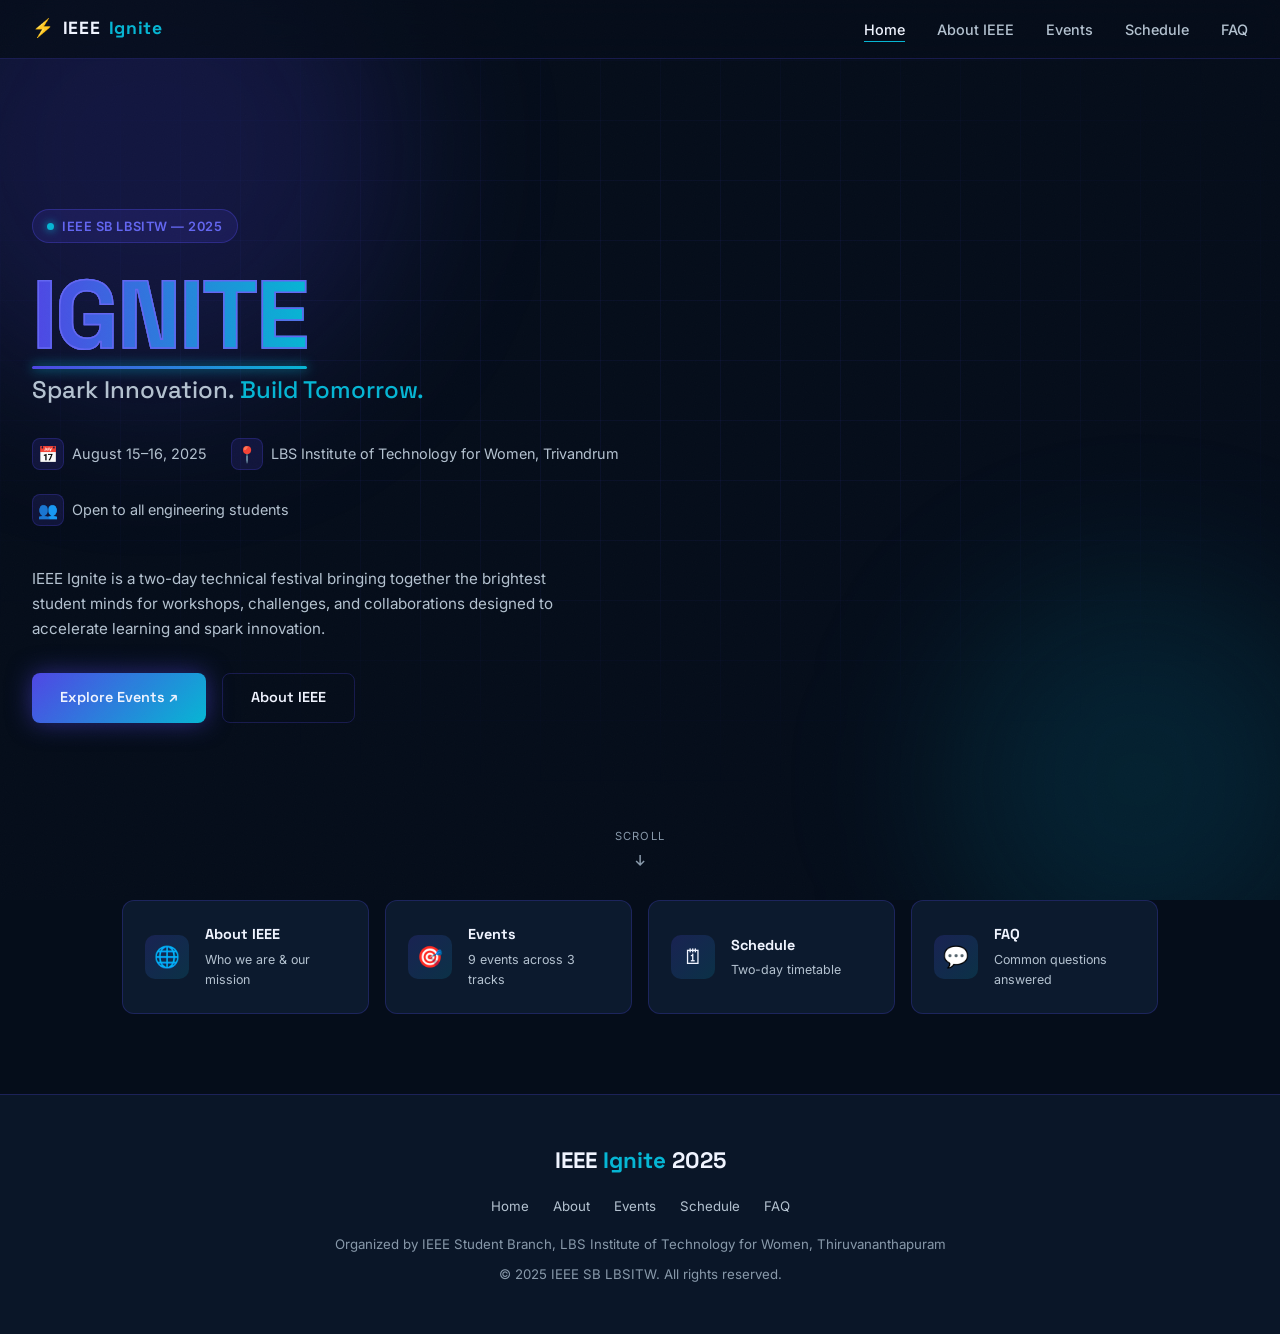
<file: index.html>
<!DOCTYPE html>
<html lang="en">
<head>
  <meta charset="UTF-8" />
  <meta name="viewport" content="width=device-width, initial-scale=1.0" />
  <title>IEEE Ignite 2025 — Spark the Future</title>
  <link rel="preconnect" href="https://fonts.googleapis.com" />
  <link rel="preconnect" href="https://fonts.gstatic.com" crossorigin />
  <link href="https://fonts.googleapis.com/css2?family=Space+Grotesk:wght@400;500;600;700&family=Inter:wght@400;500;600&display=swap" rel="stylesheet" />
  <link rel="stylesheet" href="style.css" />
  <style>
    /* ── HOME-ONLY STYLES ─────────────────────────────────── */
    #home {
      min-height: 100vh;
      display: flex;
      align-items: center;
      position: relative;
      overflow: hidden;
      padding: 7rem 2rem 5rem;
    }
    #home::before {
      content: '';
      position: absolute;
      inset: 0;
      background-image:
        linear-gradient(rgba(79,70,229,.07) 1px, transparent 1px),
        linear-gradient(90deg, rgba(79,70,229,.07) 1px, transparent 1px);
      background-size: 60px 60px;
      mask-image: radial-gradient(ellipse 80% 60% at 50% 40%, black 30%, transparent 80%);
    }
    .hero-orb {
      position: absolute;
      border-radius: 50%;
      filter: blur(80px);
      pointer-events: none;
    }
    .hero-orb-1 { width: 500px; height: 500px; background: rgba(79,70,229,.18); top: -100px; left: -100px; }
    .hero-orb-2 { width: 400px; height: 400px; background: rgba(6,182,212,.12); bottom: -80px; right: -60px; }

    .hero-content { position: relative; z-index: 2; max-width: 780px; }

    .hero-badge {
      display: inline-flex;
      align-items: center;
      gap: .5rem;
      background: rgba(79,70,229,.15);
      border: 1px solid rgba(79,70,229,.35);
      border-radius: 100px;
      padding: .35rem .9rem;
      font-size: .8rem;
      font-weight: 600;
      color: var(--indigo2);
      margin-bottom: 1.5rem;
      letter-spacing: .04em;
    }
    .hero-badge::before {
      content: '';
      width: 7px; height: 7px;
      border-radius: 50%;
      background: var(--cyan);
      box-shadow: 0 0 8px var(--cyan);
      animation: pulse 2s infinite;
    }
    @keyframes pulse {
      0%,100% { opacity: 1; transform: scale(1); }
      50%      { opacity: .6; transform: scale(.85); }
    }

    .hero-title {
      font-family: var(--font-h);
      font-size: clamp(3rem, 8vw, 6rem);
      font-weight: 700;
      line-height: 1.0;
      margin-bottom: .4rem;
      letter-spacing: -.02em;
    }
    .hero-title .ignite-word {
      display: inline-block;
      position: relative;
      color: transparent;
      -webkit-text-stroke: 1.5px var(--indigo2);
    }
    .hero-title .ignite-word::after {
      content: 'IGNITE';
      position: absolute;
      inset: 0;
      background: linear-gradient(90deg, var(--indigo), var(--cyan));
      -webkit-background-clip: text;
      -webkit-text-fill-color: transparent;
      clip-path: inset(0 100% 0 0);
      animation: spark-fill 1.4s .3s cubic-bezier(.77,0,.18,1) forwards;
    }
    @keyframes spark-fill { to { clip-path: inset(0 0% 0 0); } }
    .ignite-word .spark-line {
      position: absolute;
      bottom: -6px; left: 0; right: 0;
      height: 3px;
      background: linear-gradient(90deg, var(--indigo), var(--cyan));
      border-radius: 2px;
      transform: scaleX(0);
      transform-origin: left;
      animation: spark-line 1.4s .9s cubic-bezier(.77,0,.18,1) forwards;
      box-shadow: 0 0 12px var(--cyan);
    }
    @keyframes spark-line { to { transform: scaleX(1); } }

    .hero-tagline {
      font-family: var(--font-h);
      font-size: clamp(1.1rem, 3vw, 1.5rem);
      font-weight: 500;
      color: var(--slate2);
      margin-bottom: 1.8rem;
    }
    .hero-tagline em { color: var(--cyan); font-style: normal; }

    .hero-meta { display: flex; flex-wrap: wrap; gap: 1.5rem; margin-bottom: 2.5rem; }
    .hero-meta-item { display: flex; align-items: center; gap: .5rem; font-size: .9rem; color: var(--slate2); }
    .hero-meta-item .icon {
      width: 32px; height: 32px;
      border-radius: 8px;
      background: rgba(79,70,229,.15);
      border: 1px solid var(--border);
      display: grid;
      place-items: center;
      font-size: 1rem;
    }

    .hero-cta { display: flex; flex-wrap: wrap; gap: 1rem; }

    .scroll-hint {
      position: absolute;
      bottom: 2rem; left: 50%;
      transform: translateX(-50%);
      display: flex;
      flex-direction: column;
      align-items: center;
      gap: .4rem;
      font-size: .7rem;
      letter-spacing: .1em;
      color: var(--slate);
      text-transform: uppercase;
      animation: fade-bob 2s infinite;
    }
    @keyframes fade-bob { 0%,100% { opacity: .5; } 50% { opacity: 1; } }
    .scroll-hint svg { animation: bounce 1.6s infinite; }
    @keyframes bounce { 0%,100% { transform: translateY(0); } 50% { transform: translateY(5px); } }

    /* Quick links strip */
    .quick-links {
      display: grid;
      grid-template-columns: repeat(auto-fit, minmax(200px, 1fr));
      gap: 1rem;
      padding: 0 2rem 5rem;
      max-width: 1100px;
      margin: 0 auto;
    }
    .quick-card {
      background: var(--card-bg);
      border: 1px solid var(--border);
      border-radius: var(--radius);
      padding: 1.4rem;
      display: flex;
      align-items: center;
      gap: 1rem;
      transition: border-color .2s, transform .2s, box-shadow .2s;
      cursor: pointer;
    }
    .quick-card:hover {
      border-color: var(--indigo2);
      transform: translateY(-3px);
      box-shadow: 0 8px 24px rgba(79,70,229,.15);
    }
    .quick-icon {
      width: 44px; height: 44px; flex-shrink: 0;
      border-radius: 10px;
      background: linear-gradient(135deg, rgba(79,70,229,.2), rgba(6,182,212,.15));
      display: grid;
      place-items: center;
      font-size: 1.3rem;
    }
    .quick-card h3 {
      font-family: var(--font-h);
      font-size: .9rem;
      font-weight: 700;
      margin-bottom: .15rem;
    }
    .quick-card p { font-size: .78rem; color: var(--slate2); }

    @media (max-width: 500px) {
      #home { padding: 7rem 1.25rem 4rem; }
      .quick-links { padding: 0 1.25rem 4rem; }
    }
  </style>
</head>
<body>

  <!-- NAVBAR -->
  <nav id="navbar">
    <a href="index.html" class="nav-logo"><span class="spark">⚡</span> IEEE <span class="spark">Ignite</span></a>
    <ul class="nav-links">
      <li><a href="index.html" class="active">Home</a></li>
      <li><a href="about.html">About IEEE</a></li>
      <li><a href="events.html">Events</a></li>
      <li><a href="schedule.html">Schedule</a></li>
      <li><a href="faq.html">FAQ</a></li>
    </ul>
    <button class="hamburger" id="hamburger" aria-label="Toggle menu">
      <span></span><span></span><span></span>
    </button>
  </nav>

  <div class="mobile-menu" id="mobile-menu">
    <a href="index.html" class="active">Home</a>
    <a href="about.html">About IEEE</a>
    <a href="events.html">Events</a>
    <a href="schedule.html">Schedule</a>
    <a href="faq.html">FAQ</a>
  </div>

  <!-- HERO -->
  <section id="home">
    <div class="hero-orb hero-orb-1"></div>
    <div class="hero-orb hero-orb-2"></div>
    <div class="hero-content">
      <div class="hero-badge">IEEE SB LBSITW &mdash; 2025</div>
      <h1 class="hero-title">
        <span class="ignite-word">IGNITE<span class="spark-line"></span></span>
      </h1>
      <p class="hero-tagline">Spark Innovation. <em>Build Tomorrow.</em></p>
      <div class="hero-meta">
        <div class="hero-meta-item">
          <div class="icon">📅</div>
          <span>August 15–16, 2025</span>
        </div>
        <div class="hero-meta-item">
          <div class="icon">📍</div>
          <span>LBS Institute of Technology for Women, Trivandrum</span>
        </div>
        <div class="hero-meta-item">
          <div class="icon">👥</div>
          <span>Open to all engineering students</span>
        </div>
      </div>
      <p style="color:var(--slate2);max-width:560px;font-size:.95rem;margin-bottom:2rem;">
        IEEE Ignite is a two-day technical festival bringing together the brightest student minds for workshops, challenges, and collaborations designed to accelerate learning and spark innovation.
      </p>
      <div class="hero-cta">
        <a href="events.html" class="btn-primary">Explore Events ↗</a>
        <a href="about.html" class="btn-ghost">About IEEE</a>
      </div>
    </div>
    <div class="scroll-hint">
      <span>Scroll</span>
      <svg width="16" height="16" viewBox="0 0 16 16" fill="none" stroke="currentColor" stroke-width="1.5">
        <path d="M8 3v10M4 9l4 4 4-4"/>
      </svg>
    </div>
  </section>

  <!-- QUICK LINKS STRIP -->
  <div class="quick-links">
    <a href="about.html" class="quick-card">
      <div class="quick-icon">🌐</div>
      <div>
        <h3>About IEEE</h3>
        <p>Who we are &amp; our mission</p>
      </div>
    </a>
    <a href="events.html" class="quick-card">
      <div class="quick-icon">🎯</div>
      <div>
        <h3>Events</h3>
        <p>9 events across 3 tracks</p>
      </div>
    </a>
    <a href="schedule.html" class="quick-card">
      <div class="quick-icon">🗓</div>
      <div>
        <h3>Schedule</h3>
        <p>Two-day timetable</p>
      </div>
    </a>
    <a href="faq.html" class="quick-card">
      <div class="quick-icon">💬</div>
      <div>
        <h3>FAQ</h3>
        <p>Common questions answered</p>
      </div>
    </a>
  </div>

  <!-- FOOTER -->
  <footer>
    <div class="foot-logo">IEEE <span>Ignite</span> 2025</div>
    <div class="foot-links">
      <a href="index.html">Home</a>
      <a href="about.html">About</a>
      <a href="events.html">Events</a>
      <a href="schedule.html">Schedule</a>
      <a href="faq.html">FAQ</a>
    </div>
    <p>Organized by IEEE Student Branch, LBS Institute of Technology for Women, Thiruvananthapuram</p>
    <p style="margin-top:.5rem;">© 2025 IEEE SB LBSITW. All rights reserved.</p>
  </footer>

  <script src="nav.js"></script>
</body>
</html>
</file>
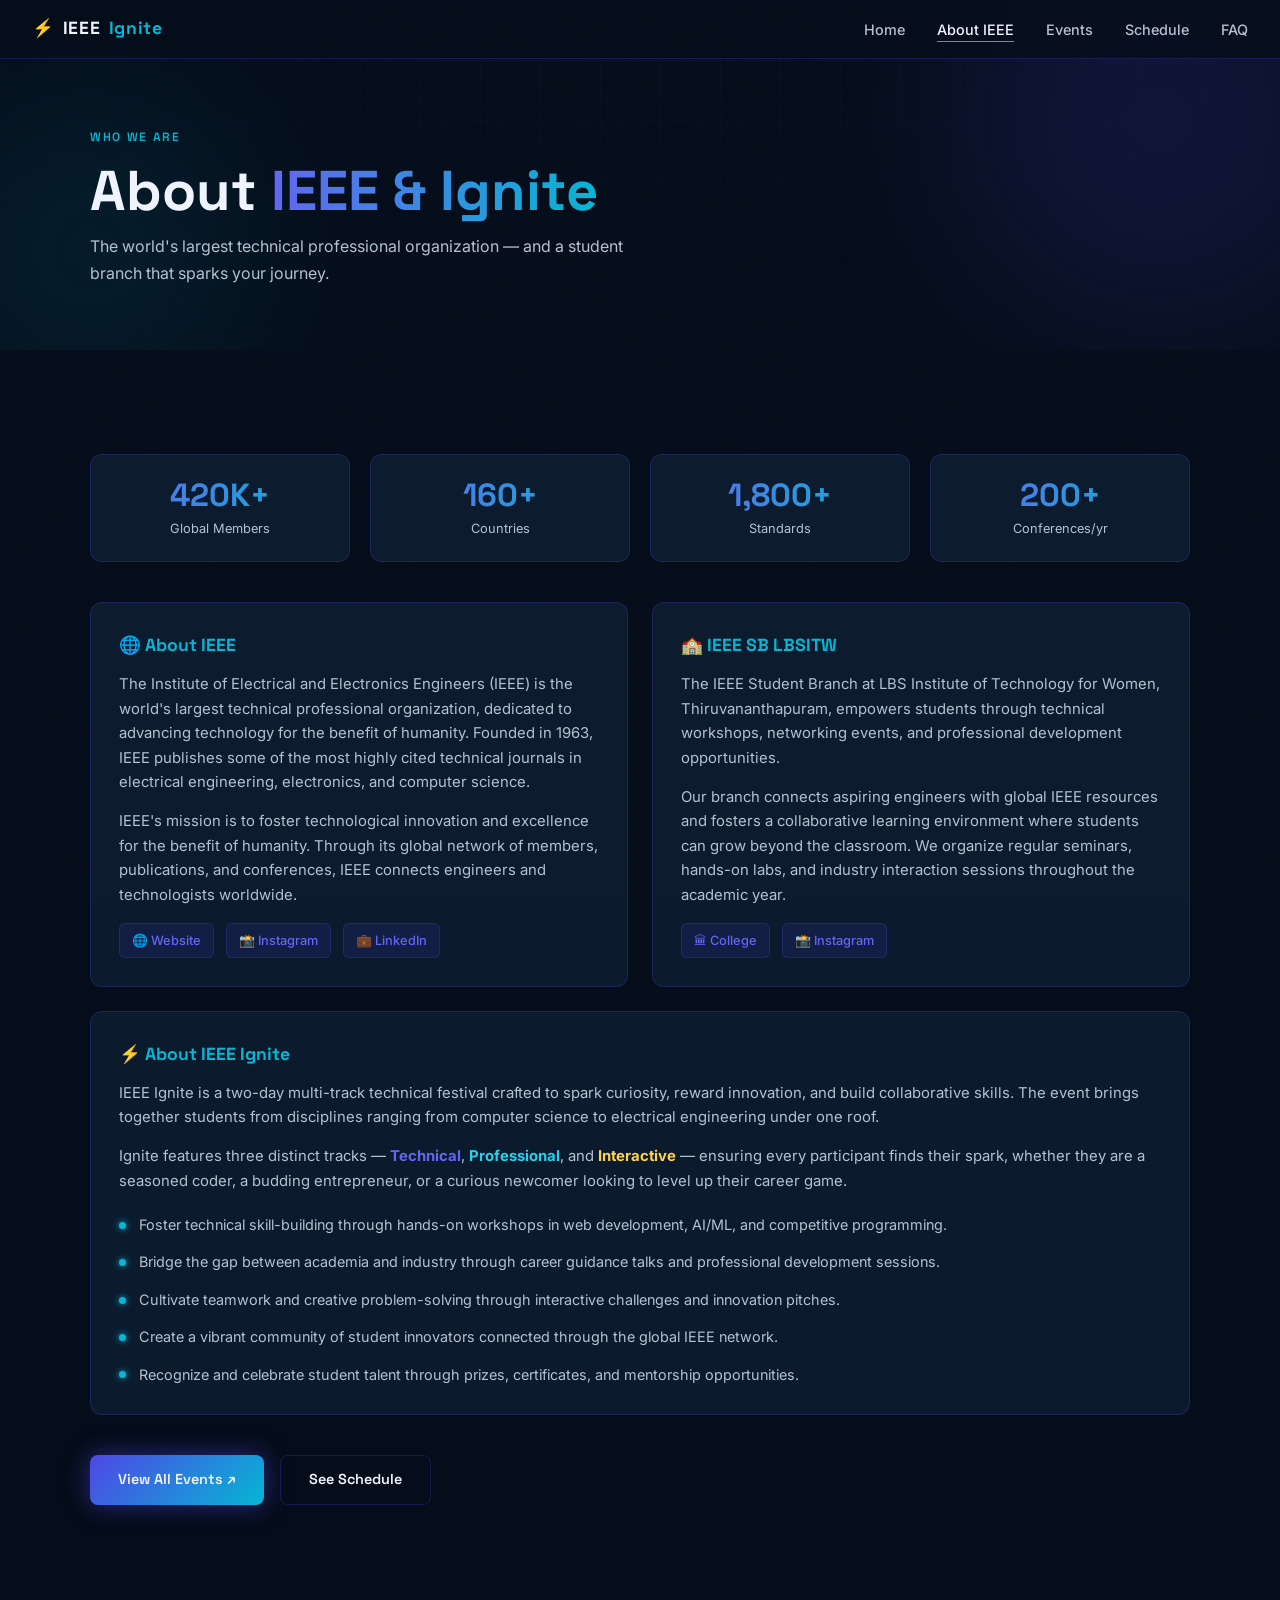
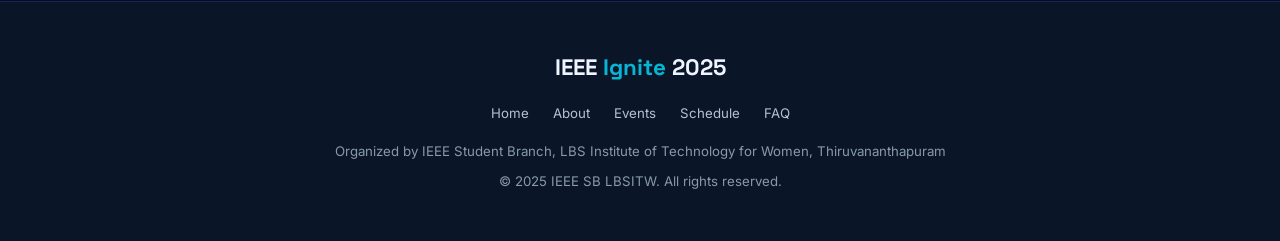
<file: about.html>
<!DOCTYPE html>
<html lang="en">
<head>
  <meta charset="UTF-8" />
  <meta name="viewport" content="width=device-width, initial-scale=1.0" />
  <title>About IEEE — IEEE Ignite 2025</title>
  <link rel="preconnect" href="https://fonts.googleapis.com" />
  <link rel="preconnect" href="https://fonts.gstatic.com" crossorigin />
  <link href="https://fonts.googleapis.com/css2?family=Space+Grotesk:wght@400;500;600;700&family=Inter:wght@400;500;600&display=swap" rel="stylesheet" />
  <link rel="stylesheet" href="style.css" />
  <style>
    .stat-row {
      display: grid;
      grid-template-columns: repeat(auto-fit, minmax(160px, 1fr));
      gap: 1.25rem;
      margin: 2.5rem 0;
    }
    .stat-card {
      background: var(--card-bg);
      border: 1px solid var(--border);
      border-radius: var(--radius);
      padding: 1.4rem 1.2rem;
      text-align: center;
      transition: border-color .2s, transform .2s;
    }
    .stat-card:hover { border-color: var(--indigo2); transform: translateY(-3px); }
    .stat-card .num {
      font-family: var(--font-h);
      font-size: 2rem;
      font-weight: 700;
      background: linear-gradient(90deg, var(--indigo2), var(--cyan));
      -webkit-background-clip: text;
      -webkit-text-fill-color: transparent;
      line-height: 1.1;
    }
    .stat-card .label { font-size: .8rem; color: var(--slate2); margin-top: .3rem; }

    .objective-list {
      list-style: none;
      display: flex;
      flex-direction: column;
      gap: .85rem;
      margin-top: 1rem;
    }
    .objective-list li {
      display: flex;
      align-items: flex-start;
      gap: .8rem;
      font-size: .9rem;
      color: var(--slate2);
    }
    .objective-list li::before {
      content: '';
      flex-shrink: 0;
      width: 7px; height: 7px;
      border-radius: 50%;
      background: var(--cyan);
      margin-top: .55rem;
      box-shadow: 0 0 6px var(--cyan);
    }
  </style>
</head>
<body>

  <!-- NAVBAR -->
  <nav id="navbar">
    <a href="index.html" class="nav-logo"><span class="spark">⚡</span> IEEE <span class="spark">Ignite</span></a>
    <ul class="nav-links">
      <li><a href="index.html">Home</a></li>
      <li><a href="about.html" class="active">About IEEE</a></li>
      <li><a href="events.html">Events</a></li>
      <li><a href="schedule.html">Schedule</a></li>
      <li><a href="faq.html">FAQ</a></li>
    </ul>
    <button class="hamburger" id="hamburger" aria-label="Toggle menu">
      <span></span><span></span><span></span>
    </button>
  </nav>

  <div class="mobile-menu" id="mobile-menu">
    <a href="index.html">Home</a>
    <a href="about.html" class="active">About IEEE</a>
    <a href="events.html">Events</a>
    <a href="schedule.html">Schedule</a>
    <a href="faq.html">FAQ</a>
  </div>

  <!-- PAGE HERO -->
  <div class="page-hero">
    <div class="page-hero-orb page-hero-orb-1"></div>
    <div class="page-hero-orb page-hero-orb-2"></div>
    <div class="page-hero-content">
      <p class="page-eyebrow">Who we are</p>
      <h1 class="page-title">About <span>IEEE &amp; Ignite</span></h1>
      <p class="page-sub">The world's largest technical professional organization — and a student branch that sparks your journey.</p>
    </div>
  </div>

  <!-- CONTENT -->
  <div class="section-wrap">
    <div class="container">

      <!-- Stats -->
      <div class="stat-row">
        <div class="stat-card"><div class="num">420K+</div><div class="label">Global Members</div></div>
        <div class="stat-card"><div class="num">160+</div><div class="label">Countries</div></div>
        <div class="stat-card"><div class="num">1,800+</div><div class="label">Standards</div></div>
        <div class="stat-card"><div class="num">200+</div><div class="label">Conferences/yr</div></div>
      </div>

      <!-- About grid -->
      <div class="about-grid" style="margin-top:2rem;">

        <div class="about-card">
          <h3>🌐 About IEEE</h3>
          <p>The Institute of Electrical and Electronics Engineers (IEEE) is the world's largest technical professional organization, dedicated to advancing technology for the benefit of humanity. Founded in 1963, IEEE publishes some of the most highly cited technical journals in electrical engineering, electronics, and computer science.</p>
          <p>IEEE's mission is to foster technological innovation and excellence for the benefit of humanity. Through its global network of members, publications, and conferences, IEEE connects engineers and technologists worldwide.</p>
          <div class="social-links">
            <a href="https://ieee.org" target="_blank" rel="noopener" class="social-link">🌐 Website</a>
            <a href="https://instagram.com/ieee" target="_blank" rel="noopener" class="social-link">📸 Instagram</a>
            <a href="https://linkedin.com/company/ieee" target="_blank" rel="noopener" class="social-link">💼 LinkedIn</a>
          </div>
        </div>

        <div class="about-card">
          <h3>🏫 IEEE SB LBSITW</h3>
          <p>The IEEE Student Branch at LBS Institute of Technology for Women, Thiruvananthapuram, empowers students through technical workshops, networking events, and professional development opportunities.</p>
          <p>Our branch connects aspiring engineers with global IEEE resources and fosters a collaborative learning environment where students can grow beyond the classroom. We organize regular seminars, hands-on labs, and industry interaction sessions throughout the academic year.</p>
          <div class="social-links">
            <a href="https://www.lbsitw.ac.in" target="_blank" rel="noopener" class="social-link">🏛 College</a>
            <a href="https://instagram.com" target="_blank" rel="noopener" class="social-link">📸 Instagram</a>
          </div>
        </div>

        <div class="about-card about-card-full">
          <h3>⚡ About IEEE Ignite</h3>
          <p>IEEE Ignite is a two-day multi-track technical festival crafted to spark curiosity, reward innovation, and build collaborative skills. The event brings together students from disciplines ranging from computer science to electrical engineering under one roof.</p>
          <p style="margin-top:.75rem;">Ignite features three distinct tracks — <strong style="color:var(--indigo2)">Technical</strong>, <strong style="color:var(--cyan2)">Professional</strong>, and <strong style="color:#FCD34D">Interactive</strong> — ensuring every participant finds their spark, whether they are a seasoned coder, a budding entrepreneur, or a curious newcomer looking to level up their career game.</p>
          <ul class="objective-list" style="margin-top:1.25rem;">
            <li>Foster technical skill-building through hands-on workshops in web development, AI/ML, and competitive programming.</li>
            <li>Bridge the gap between academia and industry through career guidance talks and professional development sessions.</li>
            <li>Cultivate teamwork and creative problem-solving through interactive challenges and innovation pitches.</li>
            <li>Create a vibrant community of student innovators connected through the global IEEE network.</li>
            <li>Recognize and celebrate student talent through prizes, certificates, and mentorship opportunities.</li>
          </ul>
        </div>

      </div>

      <div style="margin-top:2.5rem;display:flex;gap:1rem;flex-wrap:wrap;">
        <a href="events.html" class="btn-primary">View All Events ↗</a>
        <a href="schedule.html" class="btn-ghost">See Schedule</a>
      </div>

    </div>
  </div>

  <!-- FOOTER -->
  <footer>
    <div class="foot-logo">IEEE <span>Ignite</span> 2025</div>
    <div class="foot-links">
      <a href="index.html">Home</a>
      <a href="about.html">About</a>
      <a href="events.html">Events</a>
      <a href="schedule.html">Schedule</a>
      <a href="faq.html">FAQ</a>
    </div>
    <p>Organized by IEEE Student Branch, LBS Institute of Technology for Women, Thiruvananthapuram</p>
    <p style="margin-top:.5rem;">© 2025 IEEE SB LBSITW. All rights reserved.</p>
  </footer>

  <script src="nav.js"></script>
</body>
</html>
</file>
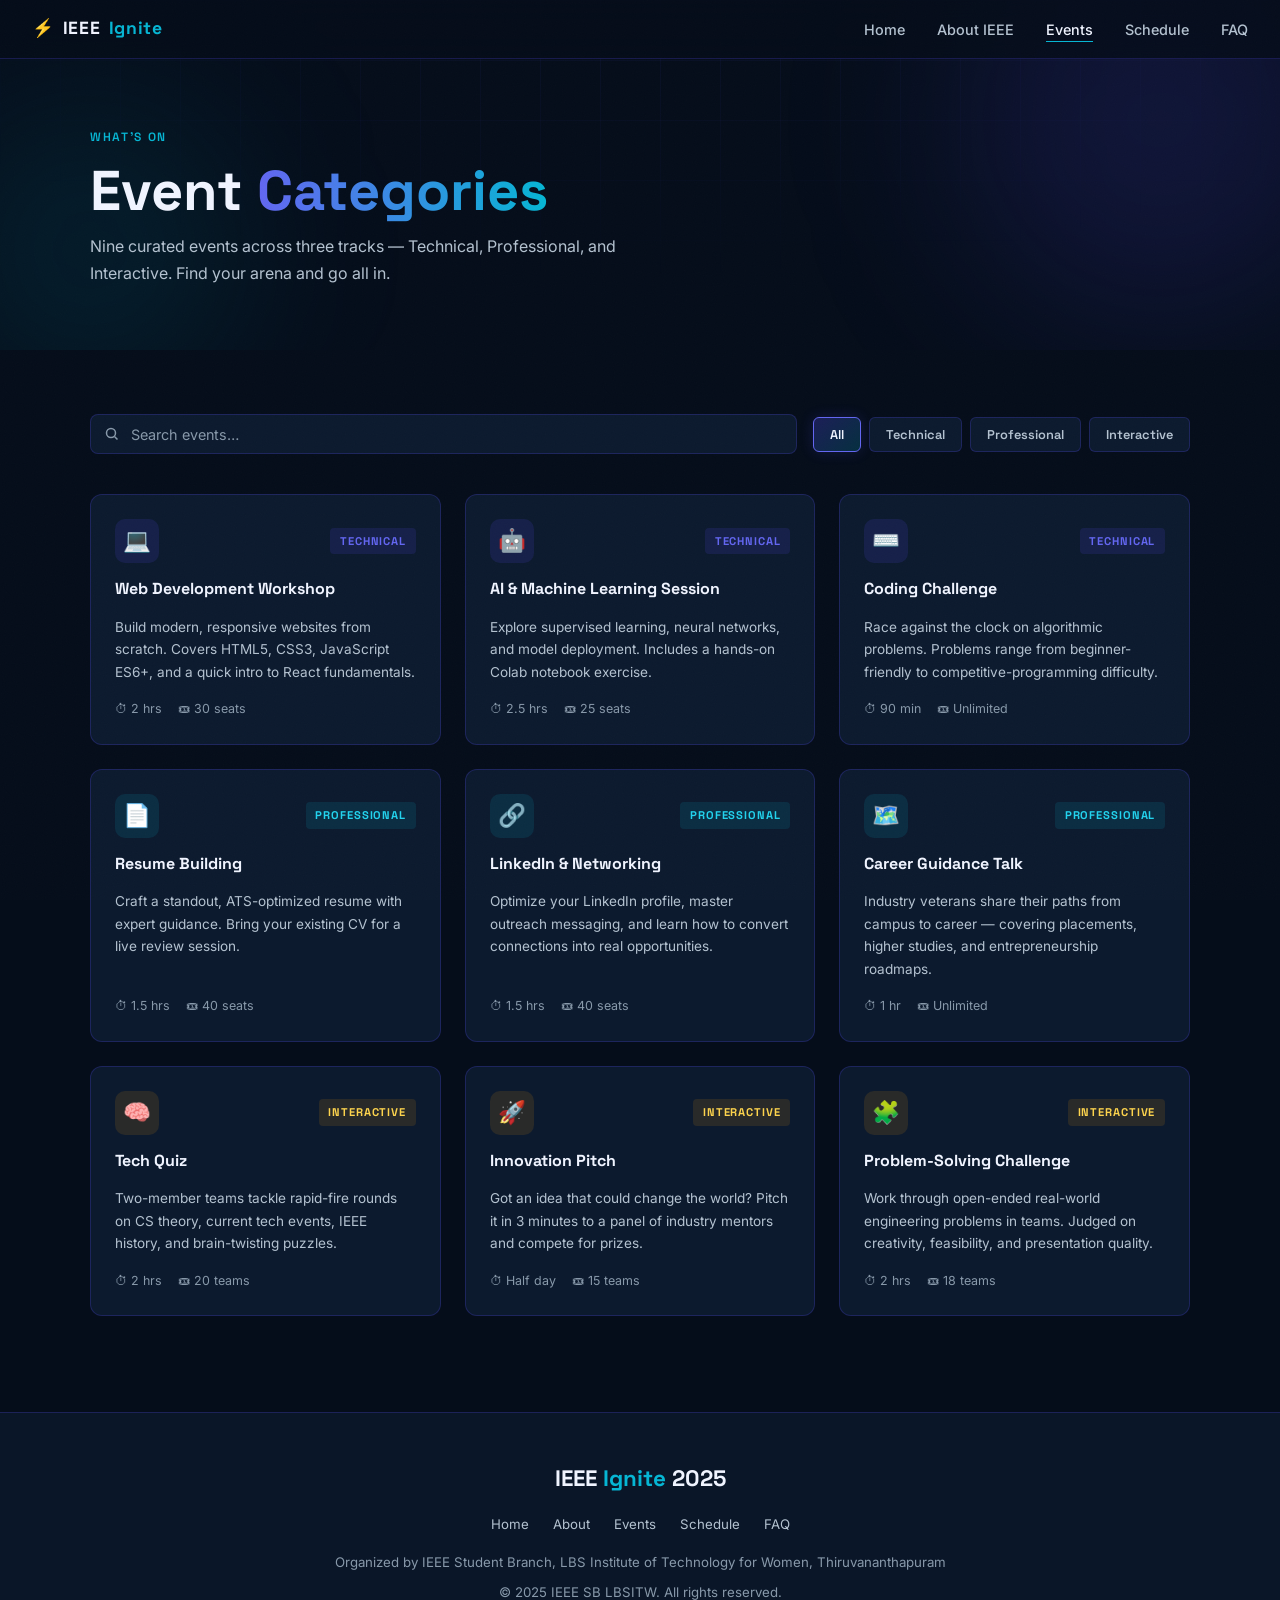
<file: events.html>
<!DOCTYPE html>
<html lang="en">
<head>
  <meta charset="UTF-8" />
  <meta name="viewport" content="width=device-width, initial-scale=1.0" />
  <title>Events — IEEE Ignite 2025</title>
  <link rel="preconnect" href="https://fonts.googleapis.com" />
  <link rel="preconnect" href="https://fonts.gstatic.com" crossorigin />
  <link href="https://fonts.googleapis.com/css2?family=Space+Grotesk:wght@400;500;600;700&family=Inter:wght@400;500;600&display=swap" rel="stylesheet" />
  <link rel="stylesheet" href="style.css" />
</head>
<body>

  <!-- NAVBAR -->
  <nav id="navbar">
    <a href="index.html" class="nav-logo"><span class="spark">⚡</span> IEEE <span class="spark">Ignite</span></a>
    <ul class="nav-links">
      <li><a href="index.html">Home</a></li>
      <li><a href="about.html">About IEEE</a></li>
      <li><a href="events.html" class="active">Events</a></li>
      <li><a href="schedule.html">Schedule</a></li>
      <li><a href="faq.html">FAQ</a></li>
    </ul>
    <button class="hamburger" id="hamburger" aria-label="Toggle menu">
      <span></span><span></span><span></span>
    </button>
  </nav>

  <div class="mobile-menu" id="mobile-menu">
    <a href="index.html">Home</a>
    <a href="about.html">About IEEE</a>
    <a href="events.html" class="active">Events</a>
    <a href="schedule.html">Schedule</a>
    <a href="faq.html">FAQ</a>
  </div>

  <!-- PAGE HERO -->
  <div class="page-hero">
    <div class="page-hero-orb page-hero-orb-1"></div>
    <div class="page-hero-orb page-hero-orb-2"></div>
    <div class="page-hero-content">
      <p class="page-eyebrow">What's on</p>
      <h1 class="page-title">Event <span>Categories</span></h1>
      <p class="page-sub">Nine curated events across three tracks — Technical, Professional, and Interactive. Find your arena and go all in.</p>
    </div>
  </div>

  <!-- EVENTS -->
  <div class="section-wrap">
    <div class="container">

      <div class="events-toolbar">
        <div class="search-wrap">
          <svg width="16" height="16" viewBox="0 0 16 16" fill="none" stroke="currentColor" stroke-width="1.5">
            <circle cx="7" cy="7" r="4.5"/><path d="m10.5 10.5 3 3"/>
          </svg>
          <input type="text" id="event-search" placeholder="Search events…" autocomplete="off" />
        </div>
        <div class="filter-btns">
          <button class="filter-btn active" data-filter="All">All</button>
          <button class="filter-btn" data-filter="Technical">Technical</button>
          <button class="filter-btn" data-filter="Professional">Professional</button>
          <button class="filter-btn" data-filter="Interactive">Interactive</button>
        </div>
      </div>

      <div class="events-grid" id="events-grid"></div>

    </div>
  </div>

  <!-- FOOTER -->
  <footer>
    <div class="foot-logo">IEEE <span>Ignite</span> 2025</div>
    <div class="foot-links">
      <a href="index.html">Home</a>
      <a href="about.html">About</a>
      <a href="events.html">Events</a>
      <a href="schedule.html">Schedule</a>
      <a href="faq.html">FAQ</a>
    </div>
    <p>Organized by IEEE Student Branch, LBS Institute of Technology for Women, Thiruvananthapuram</p>
    <p style="margin-top:.5rem;">© 2025 IEEE SB LBSITW. All rights reserved.</p>
  </footer>

  <script src="nav.js"></script>
  <script>
    const EVENTS = [
      { name:"Web Development Workshop", category:"Technical",    icon:"💻", desc:"Build modern, responsive websites from scratch. Covers HTML5, CSS3, JavaScript ES6+, and a quick intro to React fundamentals.",              duration:"2 hrs",     spots:"30 seats" },
      { name:"AI & Machine Learning Session", category:"Technical", icon:"🤖", desc:"Explore supervised learning, neural networks, and model deployment. Includes a hands-on Colab notebook exercise.",                          duration:"2.5 hrs",   spots:"25 seats" },
      { name:"Coding Challenge",            category:"Technical",    icon:"⌨️", desc:"Race against the clock on algorithmic problems. Problems range from beginner-friendly to competitive-programming difficulty.",               duration:"90 min",    spots:"Unlimited" },
      { name:"Resume Building",             category:"Professional", icon:"📄", desc:"Craft a standout, ATS-optimized resume with expert guidance. Bring your existing CV for a live review session.",                            duration:"1.5 hrs",   spots:"40 seats" },
      { name:"LinkedIn & Networking",       category:"Professional", icon:"🔗", desc:"Optimize your LinkedIn profile, master outreach messaging, and learn how to convert connections into real opportunities.",                    duration:"1.5 hrs",   spots:"40 seats" },
      { name:"Career Guidance Talk",        category:"Professional", icon:"🗺️", desc:"Industry veterans share their paths from campus to career — covering placements, higher studies, and entrepreneurship roadmaps.",          duration:"1 hr",      spots:"Unlimited" },
      { name:"Tech Quiz",                   category:"Interactive",  icon:"🧠", desc:"Two-member teams tackle rapid-fire rounds on CS theory, current tech events, IEEE history, and brain-twisting puzzles.",                    duration:"2 hrs",     spots:"20 teams" },
      { name:"Innovation Pitch",            category:"Interactive",  icon:"🚀", desc:"Got an idea that could change the world? Pitch it in 3 minutes to a panel of industry mentors and compete for prizes.",                    duration:"Half day",  spots:"15 teams" },
      { name:"Problem-Solving Challenge",   category:"Interactive",  icon:"🧩", desc:"Work through open-ended real-world engineering problems in teams. Judged on creativity, feasibility, and presentation quality.",            duration:"2 hrs",     spots:"18 teams" }
    ];

    function renderEvents(list) {
      const grid = document.getElementById('events-grid');
      if (!list.length) {
        grid.innerHTML = '<div class="no-results">No events match your search. Try a different term or category.</div>';
        return;
      }
      grid.innerHTML = list.map(e => `
        <div class="event-card" data-category="${e.category}">
          <div class="event-card-top">
            <div class="event-icon ${e.category}">${e.icon}</div>
            <span class="cat-badge cat-${e.category}">${e.category}</span>
          </div>
          <h3>${e.name}</h3>
          <p>${e.desc}</p>
          <div class="event-card-meta">
            <span>⏱ ${e.duration}</span>
            <span>🎟 ${e.spots}</span>
          </div>
        </div>
      `).join('');
    }

    let activeFilter = 'All';

    function applyFilters() {
      const q = document.getElementById('event-search').value.toLowerCase().trim();
      renderEvents(EVENTS.filter(e => {
        const catMatch  = activeFilter === 'All' || e.category === activeFilter;
        const nameMatch = e.name.toLowerCase().includes(q) || e.desc.toLowerCase().includes(q);
        return catMatch && nameMatch;
      }));
    }

    document.getElementById('event-search').addEventListener('input', applyFilters);
    document.querySelectorAll('.filter-btn').forEach(btn => {
      btn.addEventListener('click', () => {
        document.querySelectorAll('.filter-btn').forEach(b => b.classList.remove('active'));
        btn.classList.add('active');
        activeFilter = btn.dataset.filter;
        applyFilters();
      });
    });

    renderEvents(EVENTS);
  </script>
</body>
</html>
</file>
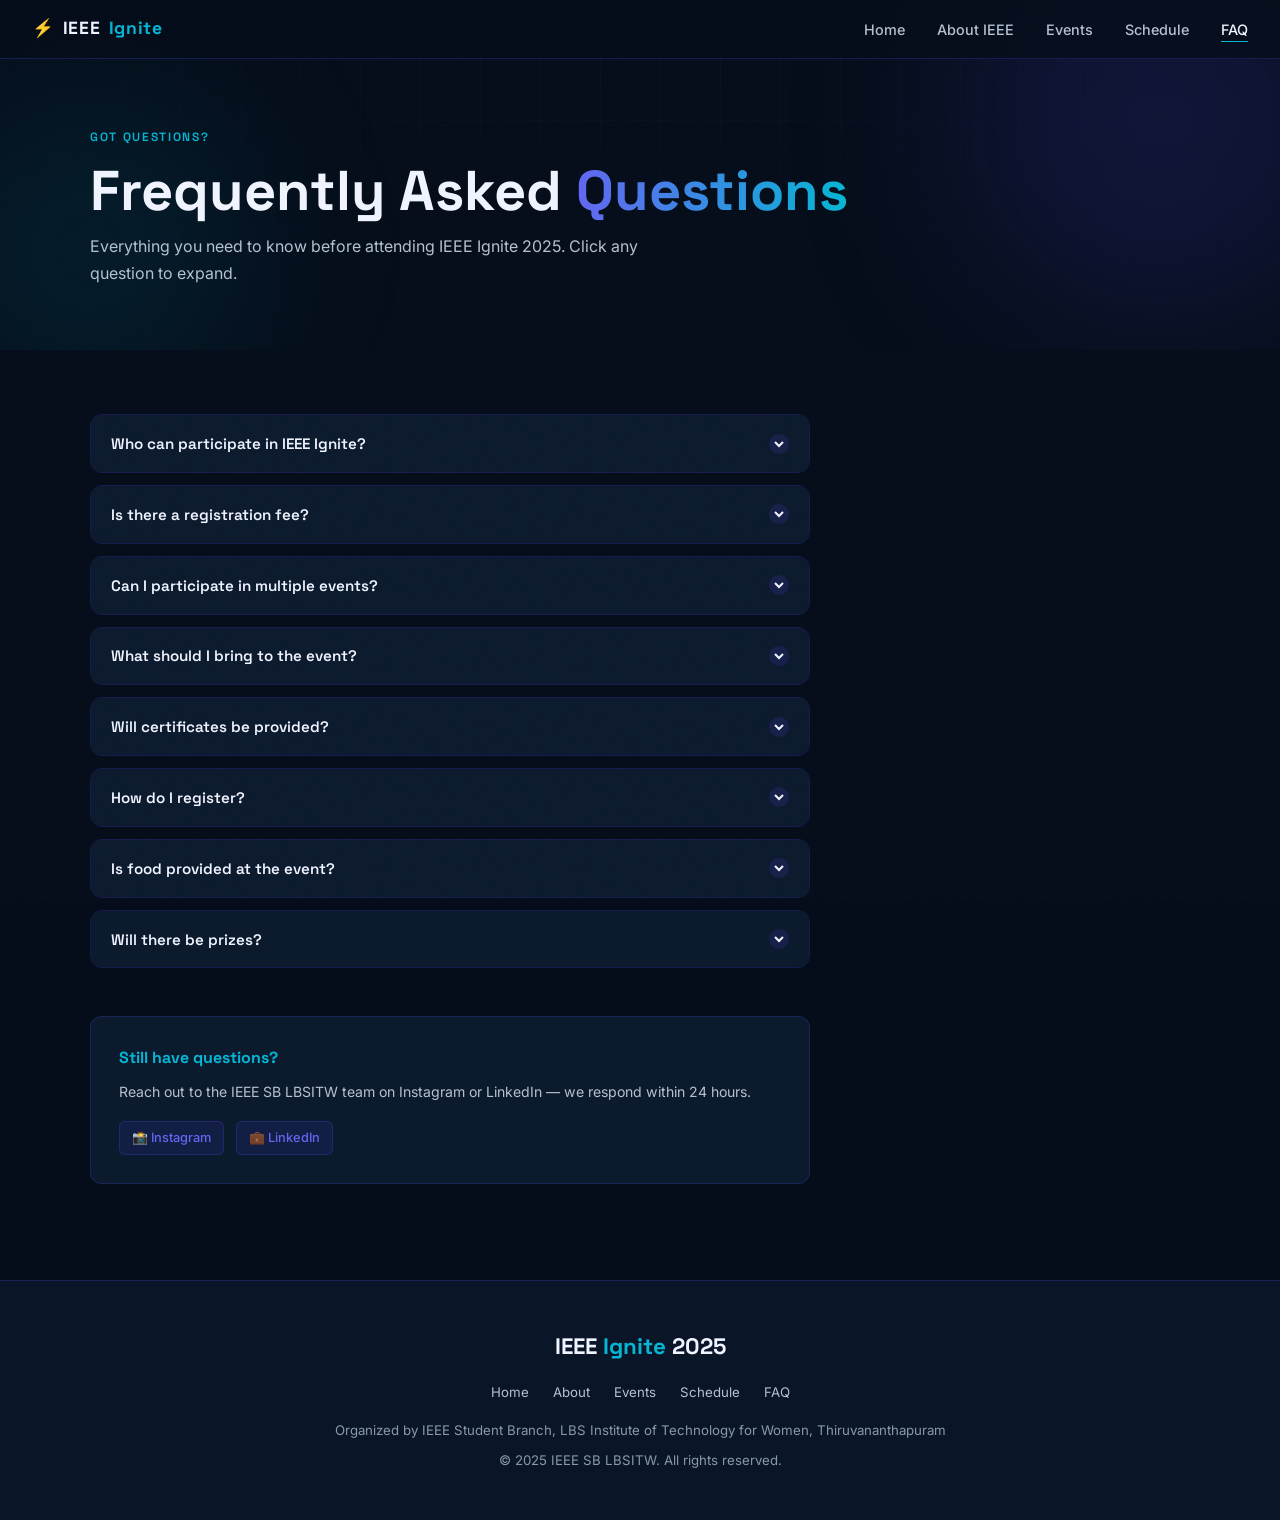
<file: faq.html>
<!DOCTYPE html>
<html lang="en">
<head>
  <meta charset="UTF-8" />
  <meta name="viewport" content="width=device-width, initial-scale=1.0" />
  <title>FAQ — IEEE Ignite 2025</title>
  <link rel="preconnect" href="https://fonts.googleapis.com" />
  <link rel="preconnect" href="https://fonts.gstatic.com" crossorigin />
  <link href="https://fonts.googleapis.com/css2?family=Space+Grotesk:wght@400;500;600;700&family=Inter:wght@400;500;600&display=swap" rel="stylesheet" />
  <link rel="stylesheet" href="style.css" />
</head>
<body>

  <!-- NAVBAR -->
  <nav id="navbar">
    <a href="index.html" class="nav-logo"><span class="spark">⚡</span> IEEE <span class="spark">Ignite</span></a>
    <ul class="nav-links">
      <li><a href="index.html">Home</a></li>
      <li><a href="about.html">About IEEE</a></li>
      <li><a href="events.html">Events</a></li>
      <li><a href="schedule.html">Schedule</a></li>
      <li><a href="faq.html" class="active">FAQ</a></li>
    </ul>
    <button class="hamburger" id="hamburger" aria-label="Toggle menu">
      <span></span><span></span><span></span>
    </button>
  </nav>

  <div class="mobile-menu" id="mobile-menu">
    <a href="index.html">Home</a>
    <a href="about.html">About IEEE</a>
    <a href="events.html">Events</a>
    <a href="schedule.html">Schedule</a>
    <a href="faq.html" class="active">FAQ</a>
  </div>

  <!-- PAGE HERO -->
  <div class="page-hero">
    <div class="page-hero-orb page-hero-orb-1"></div>
    <div class="page-hero-orb page-hero-orb-2"></div>
    <div class="page-hero-content">
      <p class="page-eyebrow">Got questions?</p>
      <h1 class="page-title">Frequently Asked <span>Questions</span></h1>
      <p class="page-sub">Everything you need to know before attending IEEE Ignite 2025. Click any question to expand.</p>
    </div>
  </div>

  <!-- FAQ -->
  <div class="section-wrap">
    <div class="container">
      <div class="faq-list" id="faq-list"></div>

      <div style="margin-top:3rem;background:var(--card-bg);border:1px solid var(--border);border-radius:var(--radius);padding:1.75rem;max-width:720px;">
        <h3 style="font-family:var(--font-h);font-size:1rem;font-weight:700;margin-bottom:.5rem;color:var(--cyan);">Still have questions?</h3>
        <p style="font-size:.88rem;color:var(--slate2);margin-bottom:1.1rem;">Reach out to the IEEE SB LBSITW team on Instagram or LinkedIn — we respond within 24 hours.</p>
        <div style="display:flex;gap:.75rem;flex-wrap:wrap;">
          <a href="https://instagram.com" target="_blank" rel="noopener" style="display:inline-flex;align-items:center;gap:.4rem;background:rgba(79,70,229,.12);border:1px solid var(--border);border-radius:6px;padding:.35rem .75rem;font-size:.8rem;font-weight:500;color:var(--indigo2);transition:background .2s,color .2s;">📸 Instagram</a>
          <a href="https://linkedin.com" target="_blank" rel="noopener" style="display:inline-flex;align-items:center;gap:.4rem;background:rgba(79,70,229,.12);border:1px solid var(--border);border-radius:6px;padding:.35rem .75rem;font-size:.8rem;font-weight:500;color:var(--indigo2);transition:background .2s,color .2s;">💼 LinkedIn</a>
        </div>
      </div>
    </div>
  </div>

  <!-- FOOTER -->
  <footer>
    <div class="foot-logo">IEEE <span>Ignite</span> 2025</div>
    <div class="foot-links">
      <a href="index.html">Home</a>
      <a href="about.html">About</a>
      <a href="events.html">Events</a>
      <a href="schedule.html">Schedule</a>
      <a href="faq.html">FAQ</a>
    </div>
    <p>Organized by IEEE Student Branch, LBS Institute of Technology for Women, Thiruvananthapuram</p>
    <p style="margin-top:.5rem;">© 2025 IEEE SB LBSITW. All rights reserved.</p>
  </footer>

  <script src="nav.js"></script>
  <script>
    const FAQS = [
      {
        q: "Who can participate in IEEE Ignite?",
        a: "IEEE Ignite is open to all currently enrolled engineering and technology students, regardless of branch or year. Non-IEEE members are welcome; however, IEEE members enjoy priority registration and reduced fees."
      },
      {
        q: "Is there a registration fee?",
        a: "Most workshops and interactive sessions are free for IEEE members. Non-members can register for a nominal fee of ₹150 per event. The Coding Challenge and Tech Quiz are completely free for all participants."
      },
      {
        q: "Can I participate in multiple events?",
        a: "Yes! You can register for as many events as you like, provided they do not have schedule conflicts. We recommend checking the timetable carefully before registering for multiple events on the same day."
      },
      {
        q: "What should I bring to the event?",
        a: "Bring your college ID for registration verification. For the Web Development Workshop and Coding Challenge, bring your laptop with a modern browser and code editor installed. For the Innovation Pitch, prepare a short slide deck (optional but encouraged)."
      },
      {
        q: "Will certificates be provided?",
        a: "Yes, all participants who attend an event will receive a digitally signed IEEE participation certificate. Winners of competitions will additionally receive merit certificates and prizes."
      },
      {
        q: "How do I register?",
        a: "Registration links will be shared via the IEEE SB LBSITW Instagram and official WhatsApp groups. Spot registrations may also be available on the day of the event, subject to seat availability."
      },
      {
        q: "Is food provided at the event?",
        a: "Tea/coffee and light snacks are provided during break sessions. Lunch is available at the college canteen at subsidized rates for all participants."
      },
      {
        q: "Will there be prizes?",
        a: "Absolutely! Competitive events — Coding Challenge, Tech Quiz, Innovation Pitch, and Problem-Solving Challenge — carry cash prizes, trophies, and goody bags. Total prize pool is ₹30,000+."
      }
    ];

    const faqList = document.getElementById('faq-list');
    faqList.innerHTML = FAQS.map((item, i) => `
      <div class="faq-item" id="faq-${i}">
        <button class="faq-question" aria-expanded="false" onclick="toggleFaq(${i})">
          <span>${item.q}</span>
          <span class="faq-chevron">
            <svg width="12" height="12" viewBox="0 0 12 12" fill="none" stroke="currentColor" stroke-width="2">
              <path d="M2 4l4 4 4-4"/>
            </svg>
          </span>
        </button>
        <div class="faq-answer" id="faq-ans-${i}">
          <p>${item.a}</p>
        </div>
      </div>
    `).join('');

    function toggleFaq(i) {
      const item   = document.getElementById(`faq-${i}`);
      const ans    = document.getElementById(`faq-ans-${i}`);
      const btn    = item.querySelector('.faq-question');
      const isOpen = item.classList.contains('open');

      document.querySelectorAll('.faq-item.open').forEach(el => {
        el.classList.remove('open');
        el.querySelector('.faq-answer').classList.remove('open');
        el.querySelector('.faq-question').setAttribute('aria-expanded', 'false');
      });

      if (!isOpen) {
        item.classList.add('open');
        ans.classList.add('open');
        btn.setAttribute('aria-expanded', 'true');
      }
    }
  </script>
</body>
</html>
</file>
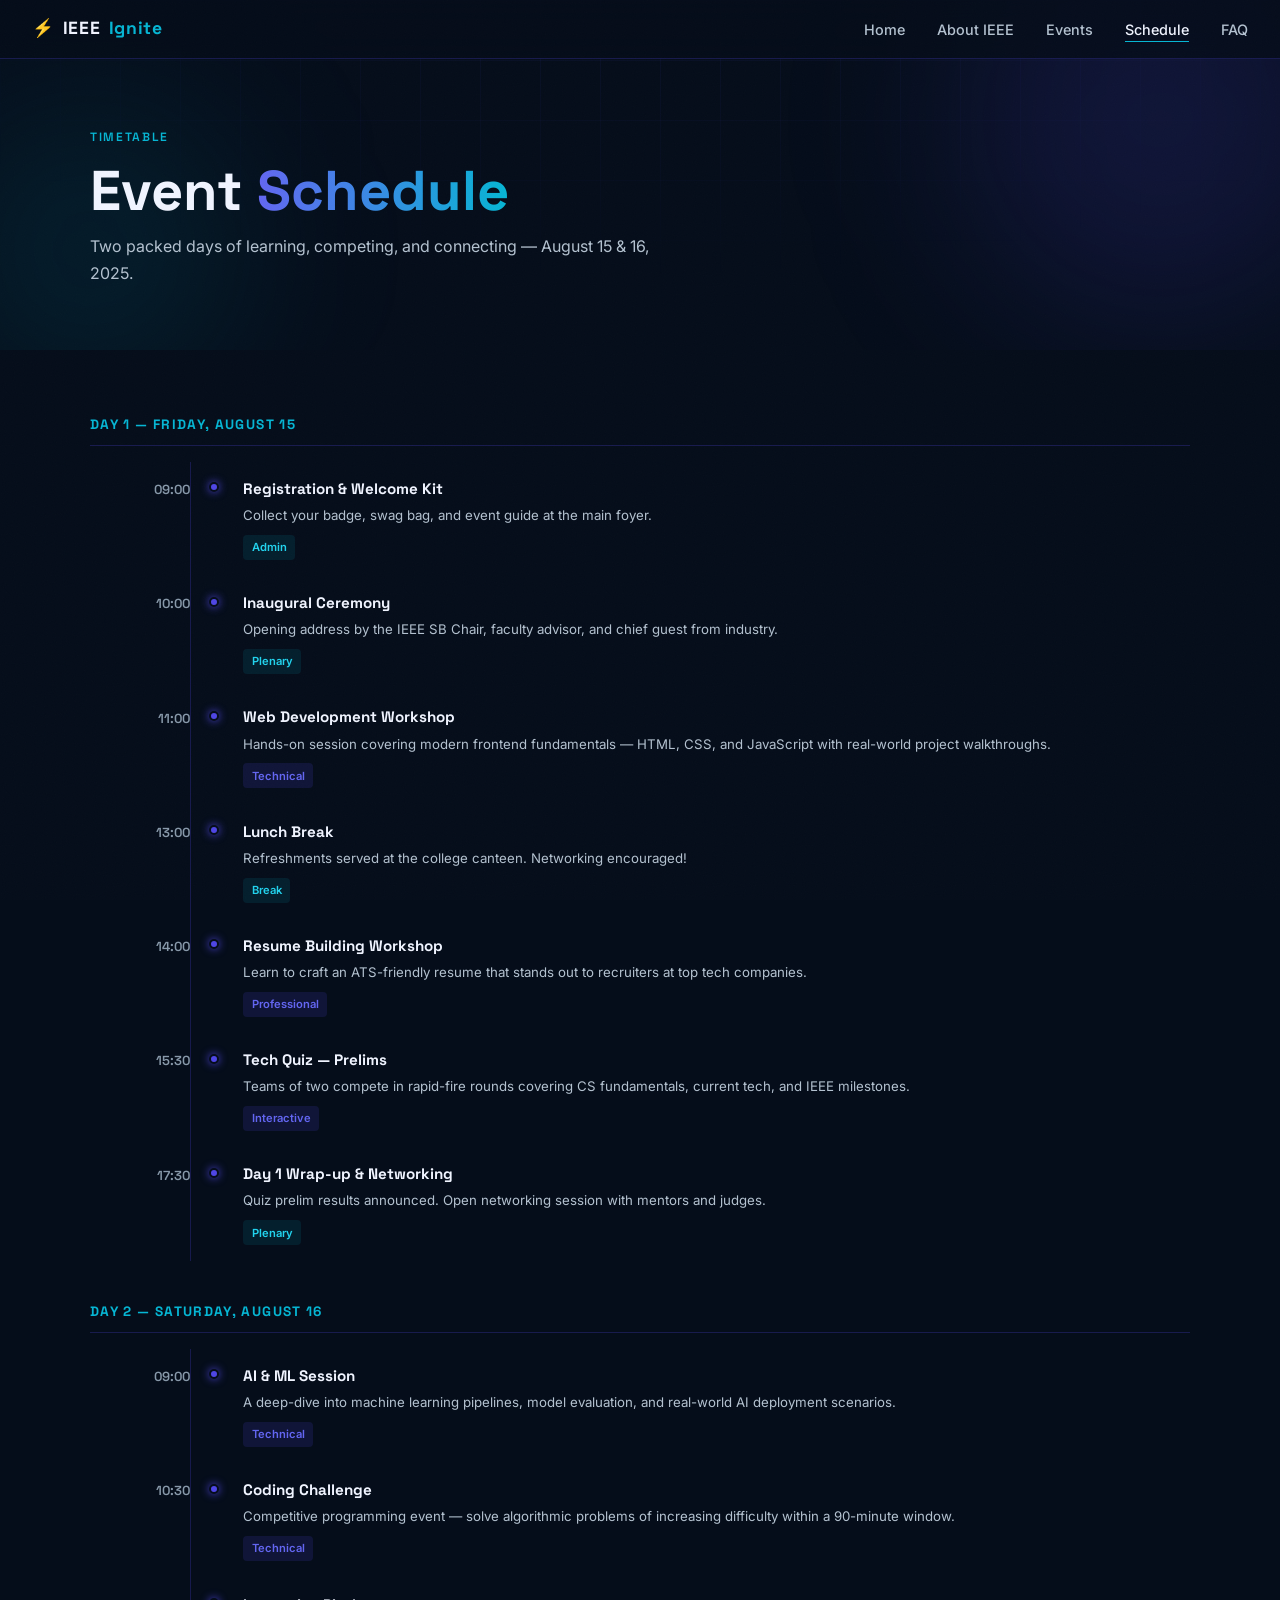
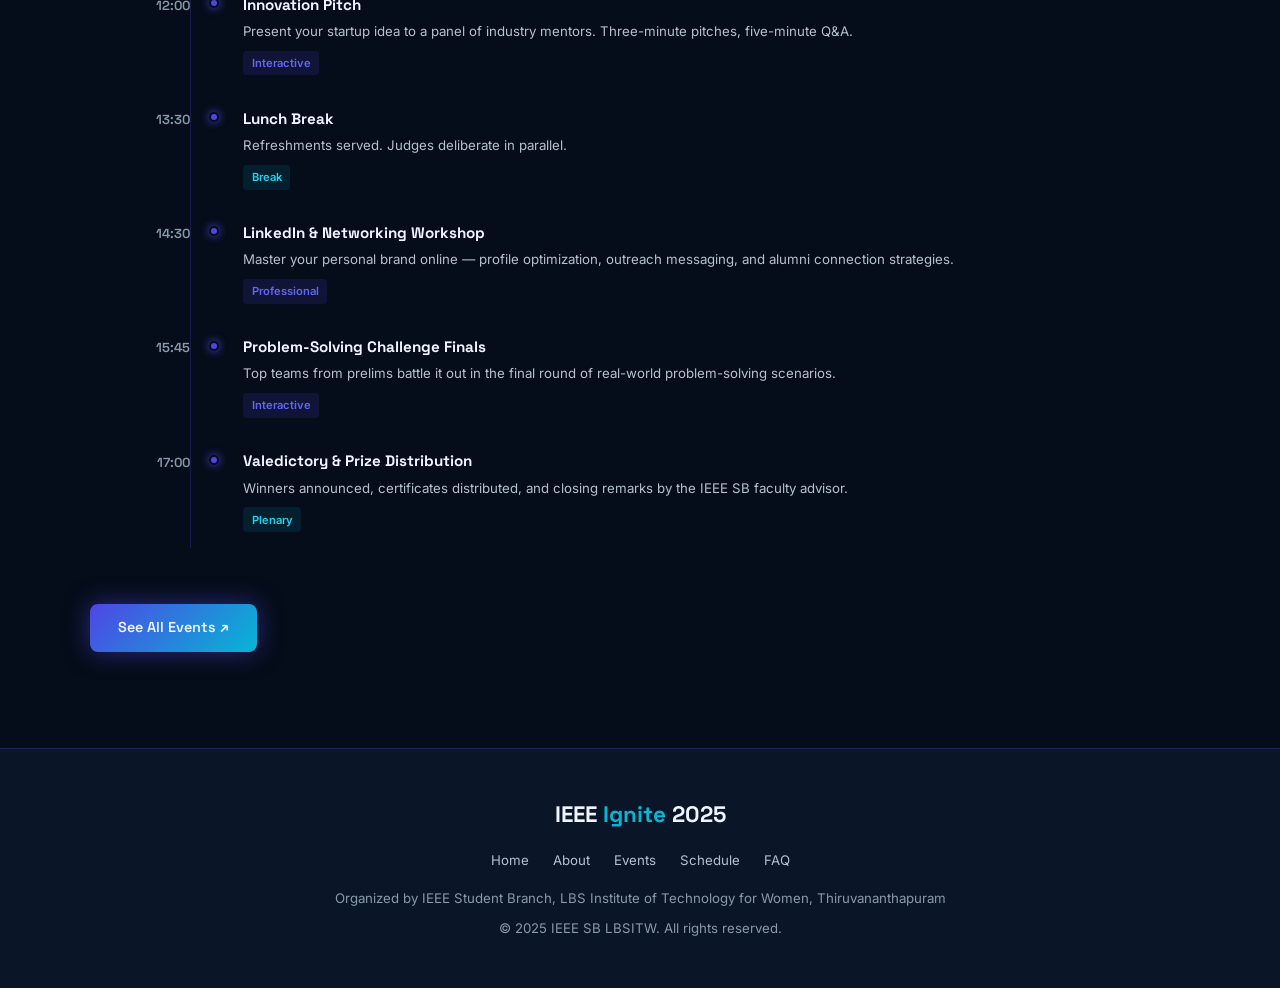
<file: schedule.html>
<!DOCTYPE html>
<html lang="en">
<head>
  <meta charset="UTF-8" />
  <meta name="viewport" content="width=device-width, initial-scale=1.0" />
  <title>Schedule — IEEE Ignite 2025</title>
  <link rel="preconnect" href="https://fonts.googleapis.com" />
  <link rel="preconnect" href="https://fonts.gstatic.com" crossorigin />
  <link href="https://fonts.googleapis.com/css2?family=Space+Grotesk:wght@400;500;600;700&family=Inter:wght@400;500;600&display=swap" rel="stylesheet" />
  <link rel="stylesheet" href="style.css" />
  <style>
    /* Override dot border colour to match navy bg */
    .tl-body::before { border-color: var(--navy) !important; }
  </style>
</head>
<body>

  <!-- NAVBAR -->
  <nav id="navbar">
    <a href="index.html" class="nav-logo"><span class="spark">⚡</span> IEEE <span class="spark">Ignite</span></a>
    <ul class="nav-links">
      <li><a href="index.html">Home</a></li>
      <li><a href="about.html">About IEEE</a></li>
      <li><a href="events.html">Events</a></li>
      <li><a href="schedule.html" class="active">Schedule</a></li>
      <li><a href="faq.html">FAQ</a></li>
    </ul>
    <button class="hamburger" id="hamburger" aria-label="Toggle menu">
      <span></span><span></span><span></span>
    </button>
  </nav>

  <div class="mobile-menu" id="mobile-menu">
    <a href="index.html">Home</a>
    <a href="about.html">About IEEE</a>
    <a href="events.html">Events</a>
    <a href="schedule.html" class="active">Schedule</a>
    <a href="faq.html">FAQ</a>
  </div>

  <!-- PAGE HERO -->
  <div class="page-hero">
    <div class="page-hero-orb page-hero-orb-1"></div>
    <div class="page-hero-orb page-hero-orb-2"></div>
    <div class="page-hero-content">
      <p class="page-eyebrow">Timetable</p>
      <h1 class="page-title">Event <span>Schedule</span></h1>
      <p class="page-sub">Two packed days of learning, competing, and connecting — August 15 &amp; 16, 2025.</p>
    </div>
  </div>

  <!-- SCHEDULE -->
  <div class="section-wrap">
    <div class="container">

      <!-- Day 1 -->
      <div class="schedule-day">
        <div class="schedule-day-label">Day 1 — Friday, August 15</div>
        <div class="timeline">

          <div class="tl-item">
            <div class="tl-time">09:00</div>
            <div class="tl-body">
              <div class="tl-title">Registration &amp; Welcome Kit</div>
              <div class="tl-desc">Collect your badge, swag bag, and event guide at the main foyer.</div>
              <div class="tl-tags"><span class="tl-tag break">Admin</span></div>
            </div>
          </div>

          <div class="tl-item">
            <div class="tl-time">10:00</div>
            <div class="tl-body">
              <div class="tl-title">Inaugural Ceremony</div>
              <div class="tl-desc">Opening address by the IEEE SB Chair, faculty advisor, and chief guest from industry.</div>
              <div class="tl-tags"><span class="tl-tag break">Plenary</span></div>
            </div>
          </div>

          <div class="tl-item">
            <div class="tl-time">11:00</div>
            <div class="tl-body">
              <div class="tl-title">Web Development Workshop</div>
              <div class="tl-desc">Hands-on session covering modern frontend fundamentals — HTML, CSS, and JavaScript with real-world project walkthroughs.</div>
              <div class="tl-tags"><span class="tl-tag">Technical</span></div>
            </div>
          </div>

          <div class="tl-item">
            <div class="tl-time">13:00</div>
            <div class="tl-body">
              <div class="tl-title">Lunch Break</div>
              <div class="tl-desc">Refreshments served at the college canteen. Networking encouraged!</div>
              <div class="tl-tags"><span class="tl-tag break">Break</span></div>
            </div>
          </div>

          <div class="tl-item">
            <div class="tl-time">14:00</div>
            <div class="tl-body">
              <div class="tl-title">Resume Building Workshop</div>
              <div class="tl-desc">Learn to craft an ATS-friendly resume that stands out to recruiters at top tech companies.</div>
              <div class="tl-tags"><span class="tl-tag">Professional</span></div>
            </div>
          </div>

          <div class="tl-item">
            <div class="tl-time">15:30</div>
            <div class="tl-body">
              <div class="tl-title">Tech Quiz — Prelims</div>
              <div class="tl-desc">Teams of two compete in rapid-fire rounds covering CS fundamentals, current tech, and IEEE milestones.</div>
              <div class="tl-tags"><span class="tl-tag">Interactive</span></div>
            </div>
          </div>

          <div class="tl-item">
            <div class="tl-time">17:30</div>
            <div class="tl-body">
              <div class="tl-title">Day 1 Wrap-up &amp; Networking</div>
              <div class="tl-desc">Quiz prelim results announced. Open networking session with mentors and judges.</div>
              <div class="tl-tags"><span class="tl-tag break">Plenary</span></div>
            </div>
          </div>

        </div>
      </div>

      <!-- Day 2 -->
      <div class="schedule-day">
        <div class="schedule-day-label">Day 2 — Saturday, August 16</div>
        <div class="timeline">

          <div class="tl-item">
            <div class="tl-time">09:00</div>
            <div class="tl-body">
              <div class="tl-title">AI &amp; ML Session</div>
              <div class="tl-desc">A deep-dive into machine learning pipelines, model evaluation, and real-world AI deployment scenarios.</div>
              <div class="tl-tags"><span class="tl-tag">Technical</span></div>
            </div>
          </div>

          <div class="tl-item">
            <div class="tl-time">10:30</div>
            <div class="tl-body">
              <div class="tl-title">Coding Challenge</div>
              <div class="tl-desc">Competitive programming event — solve algorithmic problems of increasing difficulty within a 90-minute window.</div>
              <div class="tl-tags"><span class="tl-tag">Technical</span></div>
            </div>
          </div>

          <div class="tl-item">
            <div class="tl-time">12:00</div>
            <div class="tl-body">
              <div class="tl-title">Innovation Pitch</div>
              <div class="tl-desc">Present your startup idea to a panel of industry mentors. Three-minute pitches, five-minute Q&amp;A.</div>
              <div class="tl-tags"><span class="tl-tag">Interactive</span></div>
            </div>
          </div>

          <div class="tl-item">
            <div class="tl-time">13:30</div>
            <div class="tl-body">
              <div class="tl-title">Lunch Break</div>
              <div class="tl-desc">Refreshments served. Judges deliberate in parallel.</div>
              <div class="tl-tags"><span class="tl-tag break">Break</span></div>
            </div>
          </div>

          <div class="tl-item">
            <div class="tl-time">14:30</div>
            <div class="tl-body">
              <div class="tl-title">LinkedIn &amp; Networking Workshop</div>
              <div class="tl-desc">Master your personal brand online — profile optimization, outreach messaging, and alumni connection strategies.</div>
              <div class="tl-tags"><span class="tl-tag">Professional</span></div>
            </div>
          </div>

          <div class="tl-item">
            <div class="tl-time">15:45</div>
            <div class="tl-body">
              <div class="tl-title">Problem-Solving Challenge Finals</div>
              <div class="tl-desc">Top teams from prelims battle it out in the final round of real-world problem-solving scenarios.</div>
              <div class="tl-tags"><span class="tl-tag">Interactive</span></div>
            </div>
          </div>

          <div class="tl-item">
            <div class="tl-time">17:00</div>
            <div class="tl-body">
              <div class="tl-title">Valedictory &amp; Prize Distribution</div>
              <div class="tl-desc">Winners announced, certificates distributed, and closing remarks by the IEEE SB faculty advisor.</div>
              <div class="tl-tags"><span class="tl-tag break">Plenary</span></div>
            </div>
          </div>

        </div>
      </div>

      <a href="events.html" class="btn-primary" style="margin-top:1rem;">See All Events ↗</a>

    </div>
  </div>

  <!-- FOOTER -->
  <footer>
    <div class="foot-logo">IEEE <span>Ignite</span> 2025</div>
    <div class="foot-links">
      <a href="index.html">Home</a>
      <a href="about.html">About</a>
      <a href="events.html">Events</a>
      <a href="schedule.html">Schedule</a>
      <a href="faq.html">FAQ</a>
    </div>
    <p>Organized by IEEE Student Branch, LBS Institute of Technology for Women, Thiruvananthapuram</p>
    <p style="margin-top:.5rem;">© 2025 IEEE SB LBSITW. All rights reserved.</p>
  </footer>

  <script src="nav.js"></script>
</body>
</html>
</file>
<file: style.css>
/* ── TOKENS ─────────────────────────────────────────────── */
:root {
  --navy:    #050D1A;
  --navy2:   #0A1628;
  --navy3:   #0F2040;
  --indigo:  #4F46E5;
  --indigo2: #6366F1;
  --cyan:    #06B6D4;
  --cyan2:   #22D3EE;
  --white:   #F0F4FF;
  --slate:   #8899AA;
  --slate2:  #B4C2D0;
  --card-bg: #0C1A2E;
  --border:  rgba(79,70,229,.25);
  --glow-i:  0 0 24px rgba(79,70,229,.5);
  --glow-c:  0 0 24px rgba(6,182,212,.4);
  --radius:  12px;
  --font-h:  'Space Grotesk', sans-serif;
  --font-b:  'Inter', sans-serif;
}

/* ── RESET ───────────────────────────────────────────────── */
*, *::before, *::after { box-sizing: border-box; margin: 0; padding: 0; }
html { scroll-behavior: smooth; }
body {
  background: var(--navy);
  color: var(--white);
  font-family: var(--font-b);
  font-size: 16px;
  line-height: 1.65;
  overflow-x: hidden;
}
img { display: block; max-width: 100%; }
a { color: inherit; text-decoration: none; }
button { cursor: pointer; font-family: inherit; }

/* ── NOISE OVERLAY ───────────────────────────────────────── */
body::before {
  content: '';
  position: fixed;
  inset: 0;
  background-image: url("data:image/svg+xml,%3Csvg viewBox='0 0 200 200' xmlns='http://www.w3.org/2000/svg'%3E%3Cfilter id='n'%3E%3CfeTurbulence type='fractalNoise' baseFrequency='.9' numOctaves='4' stitchTiles='stitch'/%3E%3C/filter%3E%3Crect width='100%25' height='100%25' filter='url(%23n)' opacity='.03'/%3E%3C/svg%3E");
  background-size: 200px;
  pointer-events: none;
  z-index: 9999;
  opacity: .6;
}

/* ── NAVBAR ──────────────────────────────────────────────── */
#navbar {
  position: fixed;
  top: 0; left: 0; right: 0;
  z-index: 100;
  display: flex;
  align-items: center;
  justify-content: space-between;
  padding: .9rem 2rem;
  background: rgba(5,13,26,.8);
  backdrop-filter: blur(16px);
  border-bottom: 1px solid var(--border);
  transition: background .3s;
}
.nav-logo {
  font-family: var(--font-h);
  font-size: 1.1rem;
  font-weight: 700;
  letter-spacing: .04em;
  display: flex;
  align-items: center;
  gap: .5rem;
}
.nav-logo span.spark { color: var(--cyan); }
.nav-links {
  display: flex;
  gap: 2rem;
  list-style: none;
}
.nav-links a {
  font-size: .9rem;
  font-weight: 500;
  color: var(--slate2);
  transition: color .2s;
  position: relative;
}
.nav-links a::after {
  content: '';
  position: absolute;
  bottom: -4px; left: 0; right: 0;
  height: 1px;
  background: var(--cyan);
  transform: scaleX(0);
  transform-origin: left;
  transition: transform .25s ease;
}
.nav-links a:hover,
.nav-links a.active { color: var(--white); }
.nav-links a.active::after,
.nav-links a:hover::after { transform: scaleX(1); }

/* Hamburger */
.hamburger {
  display: none;
  flex-direction: column;
  gap: 5px;
  background: none;
  border: none;
  padding: 4px;
}
.hamburger span {
  display: block;
  width: 24px; height: 2px;
  background: var(--white);
  border-radius: 2px;
  transition: transform .3s, opacity .3s;
}
.hamburger.open span:nth-child(1) { transform: translateY(7px) rotate(45deg); }
.hamburger.open span:nth-child(2) { opacity: 0; }
.hamburger.open span:nth-child(3) { transform: translateY(-7px) rotate(-45deg); }

/* Mobile menu */
.mobile-menu {
  display: none;
  position: fixed;
  top: 60px; left: 0; right: 0;
  background: rgba(10,22,40,.97);
  padding: 1.5rem 2rem;
  border-bottom: 1px solid var(--border);
  z-index: 99;
  flex-direction: column;
  gap: 1.2rem;
}
.mobile-menu.open { display: flex; }
.mobile-menu a {
  font-size: 1rem;
  font-weight: 500;
  color: var(--slate2);
  transition: color .2s;
}
.mobile-menu a:hover,
.mobile-menu a.active { color: var(--cyan); }

/* ── PAGE HERO BANNER (inner pages) ─────────────────────── */
.page-hero {
  padding: 8rem 2rem 4rem;
  position: relative;
  overflow: hidden;
}
.page-hero::before {
  content: '';
  position: absolute;
  inset: 0;
  background-image:
    linear-gradient(rgba(79,70,229,.06) 1px, transparent 1px),
    linear-gradient(90deg, rgba(79,70,229,.06) 1px, transparent 1px);
  background-size: 60px 60px;
  mask-image: radial-gradient(ellipse 80% 100% at 50% 0%, black 20%, transparent 80%);
}
.page-hero-orb {
  position: absolute;
  border-radius: 50%;
  filter: blur(90px);
  pointer-events: none;
}
.page-hero-orb-1 {
  width: 400px; height: 400px;
  background: rgba(79,70,229,.15);
  top: -80px; right: -80px;
}
.page-hero-orb-2 {
  width: 300px; height: 300px;
  background: rgba(6,182,212,.1);
  bottom: -50px; left: -60px;
}
.page-hero-content {
  position: relative;
  z-index: 2;
  max-width: 1100px;
  margin: 0 auto;
}
.page-eyebrow {
  font-family: var(--font-h);
  font-size: .75rem;
  font-weight: 600;
  letter-spacing: .14em;
  text-transform: uppercase;
  color: var(--cyan);
  margin-bottom: .75rem;
}
.page-title {
  font-family: var(--font-h);
  font-size: clamp(2.2rem, 5vw, 3.5rem);
  font-weight: 700;
  line-height: 1.1;
  margin-bottom: .75rem;
}
.page-title span {
  background: linear-gradient(90deg, var(--indigo2), var(--cyan));
  -webkit-background-clip: text;
  -webkit-text-fill-color: transparent;
}
.page-sub {
  color: var(--slate2);
  font-size: 1rem;
  max-width: 580px;
}

/* ── SECTIONS ────────────────────────────────────────────── */
.section-wrap { padding: 4rem 2rem 6rem; }
.container { max-width: 1100px; margin: 0 auto; }

.section-eyebrow {
  font-family: var(--font-h);
  font-size: .75rem;
  font-weight: 600;
  letter-spacing: .14em;
  text-transform: uppercase;
  color: var(--cyan);
  margin-bottom: .75rem;
}
.section-title {
  font-family: var(--font-h);
  font-size: clamp(1.8rem, 4vw, 2.6rem);
  font-weight: 700;
  line-height: 1.2;
  margin-bottom: 1rem;
}
.section-sub {
  color: var(--slate2);
  max-width: 600px;
  margin-bottom: 2.5rem;
}

/* ── BUTTONS ─────────────────────────────────────────────── */
.btn-primary {
  display: inline-flex;
  align-items: center;
  gap: .5rem;
  background: linear-gradient(135deg, var(--indigo), var(--cyan));
  color: var(--white);
  font-family: var(--font-h);
  font-weight: 600;
  font-size: .9rem;
  padding: .75rem 1.75rem;
  border-radius: 8px;
  border: none;
  box-shadow: var(--glow-i);
  transition: opacity .2s, transform .2s;
  cursor: pointer;
}
.btn-primary:hover { opacity: .88; transform: translateY(-2px); }
.btn-ghost {
  display: inline-flex;
  align-items: center;
  gap: .5rem;
  background: transparent;
  color: var(--white);
  font-family: var(--font-h);
  font-weight: 600;
  font-size: .9rem;
  padding: .75rem 1.75rem;
  border-radius: 8px;
  border: 1px solid var(--border);
  transition: border-color .2s, transform .2s;
}
.btn-ghost:hover { border-color: var(--indigo2); transform: translateY(-2px); }

/* ── FOOTER ──────────────────────────────────────────────── */
footer {
  background: var(--navy2);
  border-top: 1px solid var(--border);
  padding: 3rem 2rem;
  text-align: center;
}
footer .foot-logo {
  font-family: var(--font-h);
  font-size: 1.4rem;
  font-weight: 700;
  margin-bottom: .5rem;
}
footer .foot-logo span { color: var(--cyan); }
footer p { font-size: .83rem; color: var(--slate); }
footer .foot-links {
  display: flex;
  justify-content: center;
  flex-wrap: wrap;
  gap: 1.5rem;
  margin: 1rem 0;
}
footer .foot-links a {
  font-size: .83rem;
  color: var(--slate2);
  transition: color .2s;
}
footer .foot-links a:hover { color: var(--cyan); }

/* ── ABOUT CARDS ─────────────────────────────────────────── */
.about-grid {
  display: grid;
  grid-template-columns: 1fr 1fr;
  gap: 1.5rem;
  align-items: start;
}
.about-card {
  background: var(--card-bg);
  border: 1px solid var(--border);
  border-radius: var(--radius);
  padding: 1.75rem;
  transition: border-color .2s, transform .2s;
}
.about-card:hover { border-color: rgba(79,70,229,.5); transform: translateY(-3px); }
.about-card h3 {
  font-family: var(--font-h);
  font-size: 1.1rem;
  font-weight: 700;
  margin-bottom: .75rem;
  color: var(--cyan);
}
.about-card p { color: var(--slate2); font-size: .93rem; margin-bottom: .9rem; }
.about-card p:last-child { margin-bottom: 0; }
.social-links { display: flex; gap: .75rem; flex-wrap: wrap; margin-top: 1rem; }
.social-link {
  display: inline-flex; align-items: center; gap: .4rem;
  background: rgba(79,70,229,.12);
  border: 1px solid var(--border);
  border-radius: 6px;
  padding: .35rem .75rem;
  font-size: .8rem;
  font-weight: 500;
  color: var(--indigo2);
  transition: background .2s, color .2s;
}
.social-link:hover { background: rgba(79,70,229,.25); color: var(--white); }
.about-card-full {
  grid-column: 1 / -1;
}

/* ── EVENTS ──────────────────────────────────────────────── */
.events-toolbar {
  display: flex;
  flex-wrap: wrap;
  gap: 1rem;
  align-items: center;
  margin-bottom: 2.5rem;
}
.search-wrap {
  position: relative;
  flex: 1 1 220px;
}
.search-wrap svg {
  position: absolute;
  left: .85rem; top: 50%;
  transform: translateY(-50%);
  color: var(--slate);
  pointer-events: none;
}
#event-search {
  width: 100%;
  background: var(--card-bg);
  border: 1px solid var(--border);
  border-radius: 8px;
  color: var(--white);
  font-family: var(--font-b);
  font-size: .9rem;
  padding: .65rem .9rem .65rem 2.5rem;
  outline: none;
  transition: border-color .2s;
}
#event-search::placeholder { color: var(--slate); }
#event-search:focus { border-color: var(--indigo2); }
.filter-btns { display: flex; gap: .5rem; flex-wrap: wrap; }
.filter-btn {
  background: var(--card-bg);
  border: 1px solid var(--border);
  border-radius: 6px;
  color: var(--slate2);
  font-family: var(--font-h);
  font-size: .8rem;
  font-weight: 600;
  padding: .5rem 1rem;
  transition: all .2s;
}
.filter-btn:hover { border-color: var(--indigo2); color: var(--white); }
.filter-btn.active {
  background: linear-gradient(135deg, rgba(79,70,229,.3), rgba(6,182,212,.2));
  border-color: var(--indigo2);
  color: var(--white);
  box-shadow: 0 0 14px rgba(79,70,229,.2);
}
.events-grid {
  display: grid;
  grid-template-columns: repeat(auto-fill, minmax(300px, 1fr));
  gap: 1.5rem;
}
.event-card {
  background: var(--card-bg);
  border: 1px solid var(--border);
  border-radius: var(--radius);
  padding: 1.5rem;
  display: flex;
  flex-direction: column;
  gap: 1rem;
  transition: transform .25s, border-color .25s, box-shadow .25s;
}
.event-card:hover {
  transform: translateY(-4px);
  border-color: var(--indigo2);
  box-shadow: 0 8px 32px rgba(79,70,229,.15);
}
.event-card-top { display: flex; align-items: center; justify-content: space-between; }
.event-icon {
  width: 44px; height: 44px;
  border-radius: 10px;
  display: grid;
  place-items: center;
  font-size: 1.4rem;
}
.cat-badge {
  font-family: var(--font-h);
  font-size: .7rem;
  font-weight: 700;
  letter-spacing: .08em;
  text-transform: uppercase;
  padding: .25rem .6rem;
  border-radius: 4px;
}
.cat-Technical    { background: rgba(79,70,229,.15); color: var(--indigo2); }
.cat-Professional { background: rgba(6,182,212,.12); color: var(--cyan2); }
.cat-Interactive  { background: rgba(245,158,11,.12); color: #FCD34D; }
.event-icon.Technical    { background: rgba(79,70,229,.15); }
.event-icon.Professional { background: rgba(6,182,212,.12); }
.event-icon.Interactive  { background: rgba(245,158,11,.12); }
.event-card h3 {
  font-family: var(--font-h);
  font-size: 1rem;
  font-weight: 700;
  line-height: 1.3;
}
.event-card p { font-size: .85rem; color: var(--slate2); flex: 1; }
.event-card-meta { display: flex; gap: 1rem; font-size: .78rem; color: var(--slate); }
.no-results { grid-column: 1/-1; text-align: center; padding: 3rem; color: var(--slate); font-size: 1rem; }

/* ── SCHEDULE ────────────────────────────────────────────── */
.schedule-day { margin-bottom: 2.5rem; }
.schedule-day-label {
  font-family: var(--font-h);
  font-size: .85rem;
  font-weight: 700;
  letter-spacing: .1em;
  text-transform: uppercase;
  color: var(--cyan);
  margin-bottom: 1rem;
  padding-bottom: .5rem;
  border-bottom: 1px solid var(--border);
}
.timeline { display: flex; flex-direction: column; }
.tl-item {
  display: grid;
  grid-template-columns: 100px 1fr;
  gap: 0 1.5rem;
  position: relative;
}
.tl-item::before {
  content: '';
  position: absolute;
  left: 100px;
  top: 0; bottom: 0;
  width: 1px;
  background: var(--border);
}
.tl-time {
  font-family: var(--font-h);
  font-size: .82rem;
  font-weight: 600;
  color: var(--slate);
  padding: 1.1rem 0;
  text-align: right;
}
.tl-body {
  padding: .9rem 1.2rem 1rem 1.8rem;
  position: relative;
}
.tl-body::before {
  content: '';
  position: absolute;
  left: -5px; top: 1.3rem;
  width: 10px; height: 10px;
  border-radius: 50%;
  background: var(--indigo);
  border: 2px solid var(--navy);
  box-shadow: 0 0 8px var(--indigo);
}
.tl-title {
  font-family: var(--font-h);
  font-size: .95rem;
  font-weight: 700;
  margin-bottom: .25rem;
}
.tl-desc { font-size: .83rem; color: var(--slate2); }
.tl-tags { display: flex; gap: .5rem; margin-top: .5rem; flex-wrap: wrap; }
.tl-tag {
  font-size: .7rem;
  font-weight: 600;
  padding: .2rem .55rem;
  border-radius: 4px;
  background: rgba(79,70,229,.15);
  color: var(--indigo2);
}
.tl-tag.break { background: rgba(6,182,212,.1); color: var(--cyan2); }

/* ── FAQ ─────────────────────────────────────────────────── */
.faq-list { max-width: 720px; }
.faq-item {
  border: 1px solid var(--border);
  border-radius: var(--radius);
  margin-bottom: .75rem;
  overflow: hidden;
  transition: border-color .2s;
}
.faq-item.open { border-color: var(--indigo2); }
.faq-question {
  width: 100%;
  background: var(--card-bg);
  border: none;
  color: var(--white);
  text-align: left;
  font-family: var(--font-h);
  font-size: .95rem;
  font-weight: 600;
  padding: 1.15rem 1.25rem;
  display: flex;
  align-items: center;
  justify-content: space-between;
  gap: 1rem;
  transition: background .2s;
}
.faq-question:hover { background: rgba(255,255,255,.03); }
.faq-chevron {
  flex-shrink: 0;
  width: 20px; height: 20px;
  border-radius: 50%;
  background: rgba(79,70,229,.15);
  display: grid;
  place-items: center;
  transition: transform .3s, background .2s;
}
.faq-item.open .faq-chevron { transform: rotate(180deg); background: var(--indigo); }
.faq-answer {
  max-height: 0;
  overflow: hidden;
  transition: max-height .38s ease, padding .3s ease;
  background: var(--card-bg);
  padding: 0 1.25rem;
}
.faq-answer.open { max-height: 400px; padding: .15rem 1.25rem 1.15rem; }
.faq-answer p { font-size: .88rem; color: var(--slate2); line-height: 1.7; }

/* ── RESPONSIVE ──────────────────────────────────────────── */
@media (max-width: 768px) {
  .nav-links { display: none; }
  .hamburger { display: flex; }
  .about-grid { grid-template-columns: 1fr; }
  .tl-item { grid-template-columns: 70px 1fr; }
  .tl-item::before { left: 70px; }
  .section-wrap { padding: 3rem 1.25rem 5rem; }
  .page-hero { padding: 7rem 1.25rem 3rem; }
}
@media (max-width: 500px) {
  .events-grid { grid-template-columns: 1fr; }
}
@media (prefers-reduced-motion: reduce) {
  *, *::before, *::after { animation-duration: .01ms !important; transition-duration: .01ms !important; }
}
</file>
